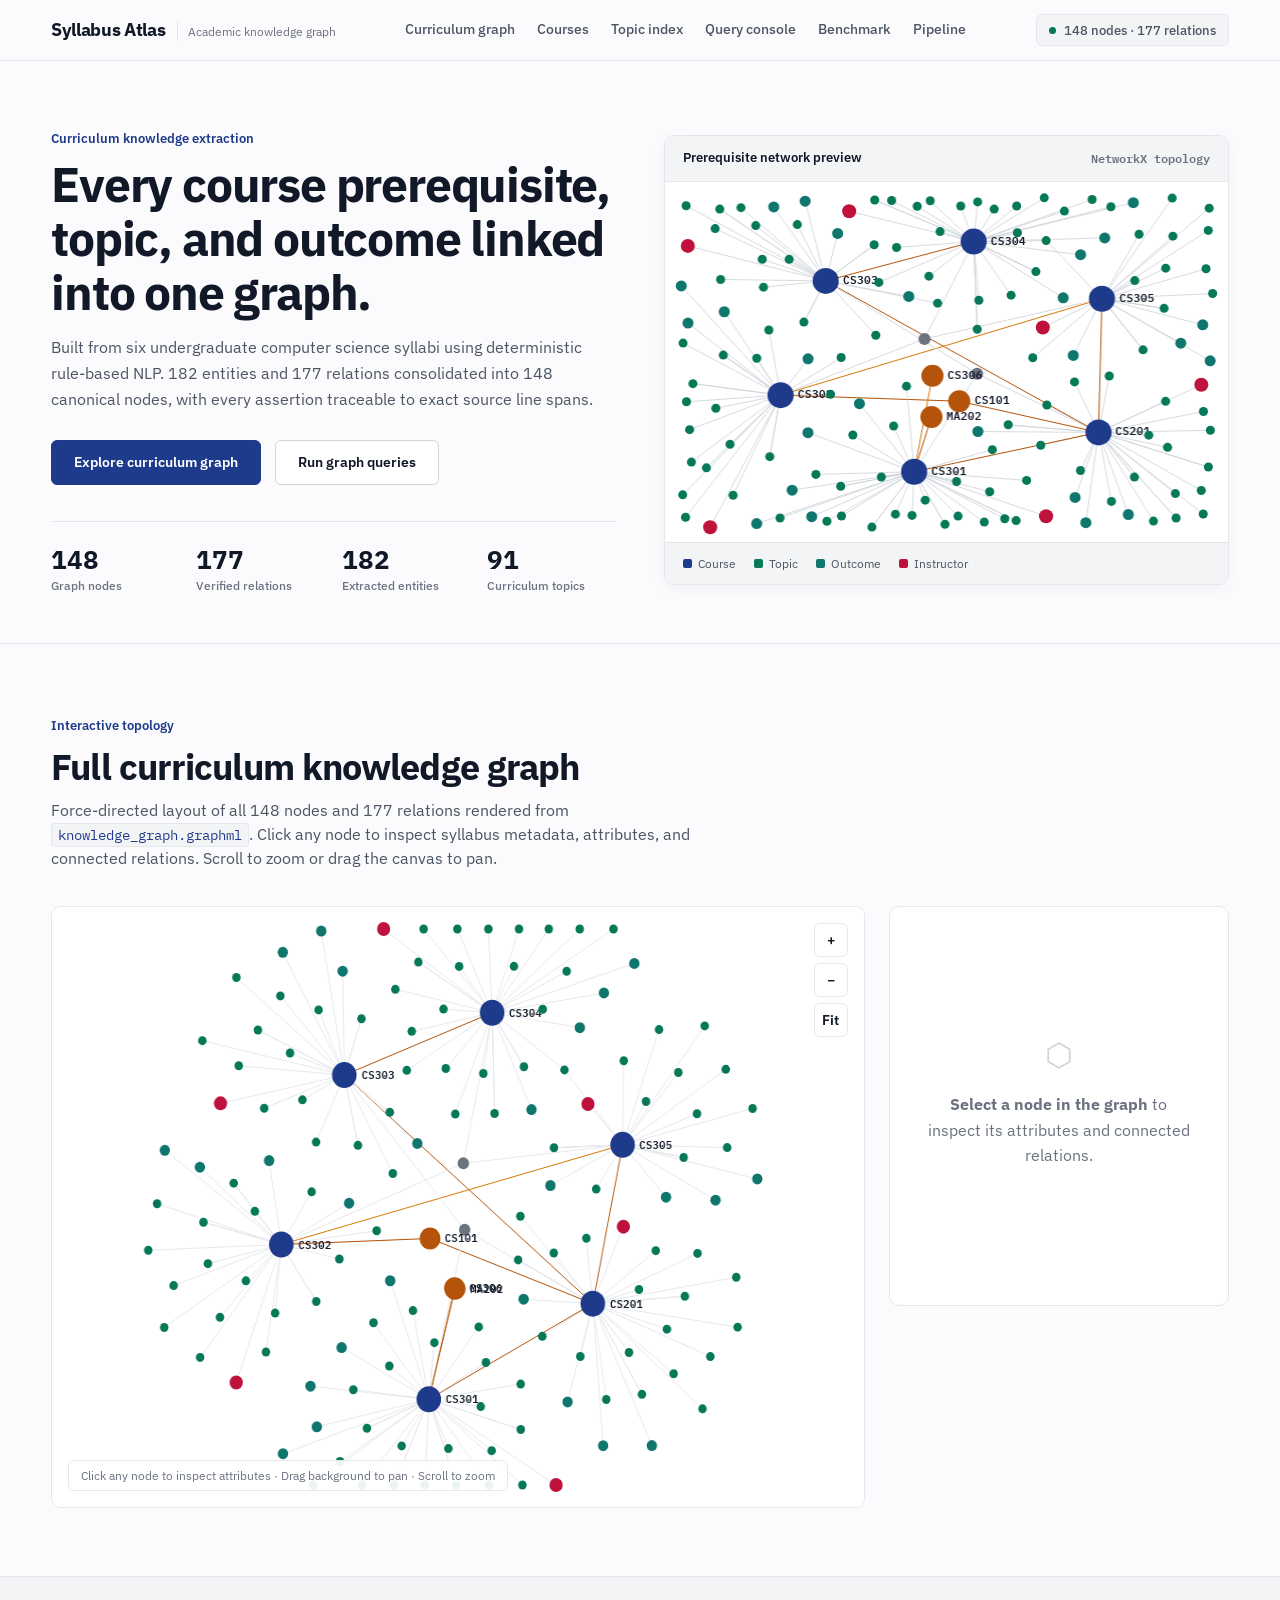
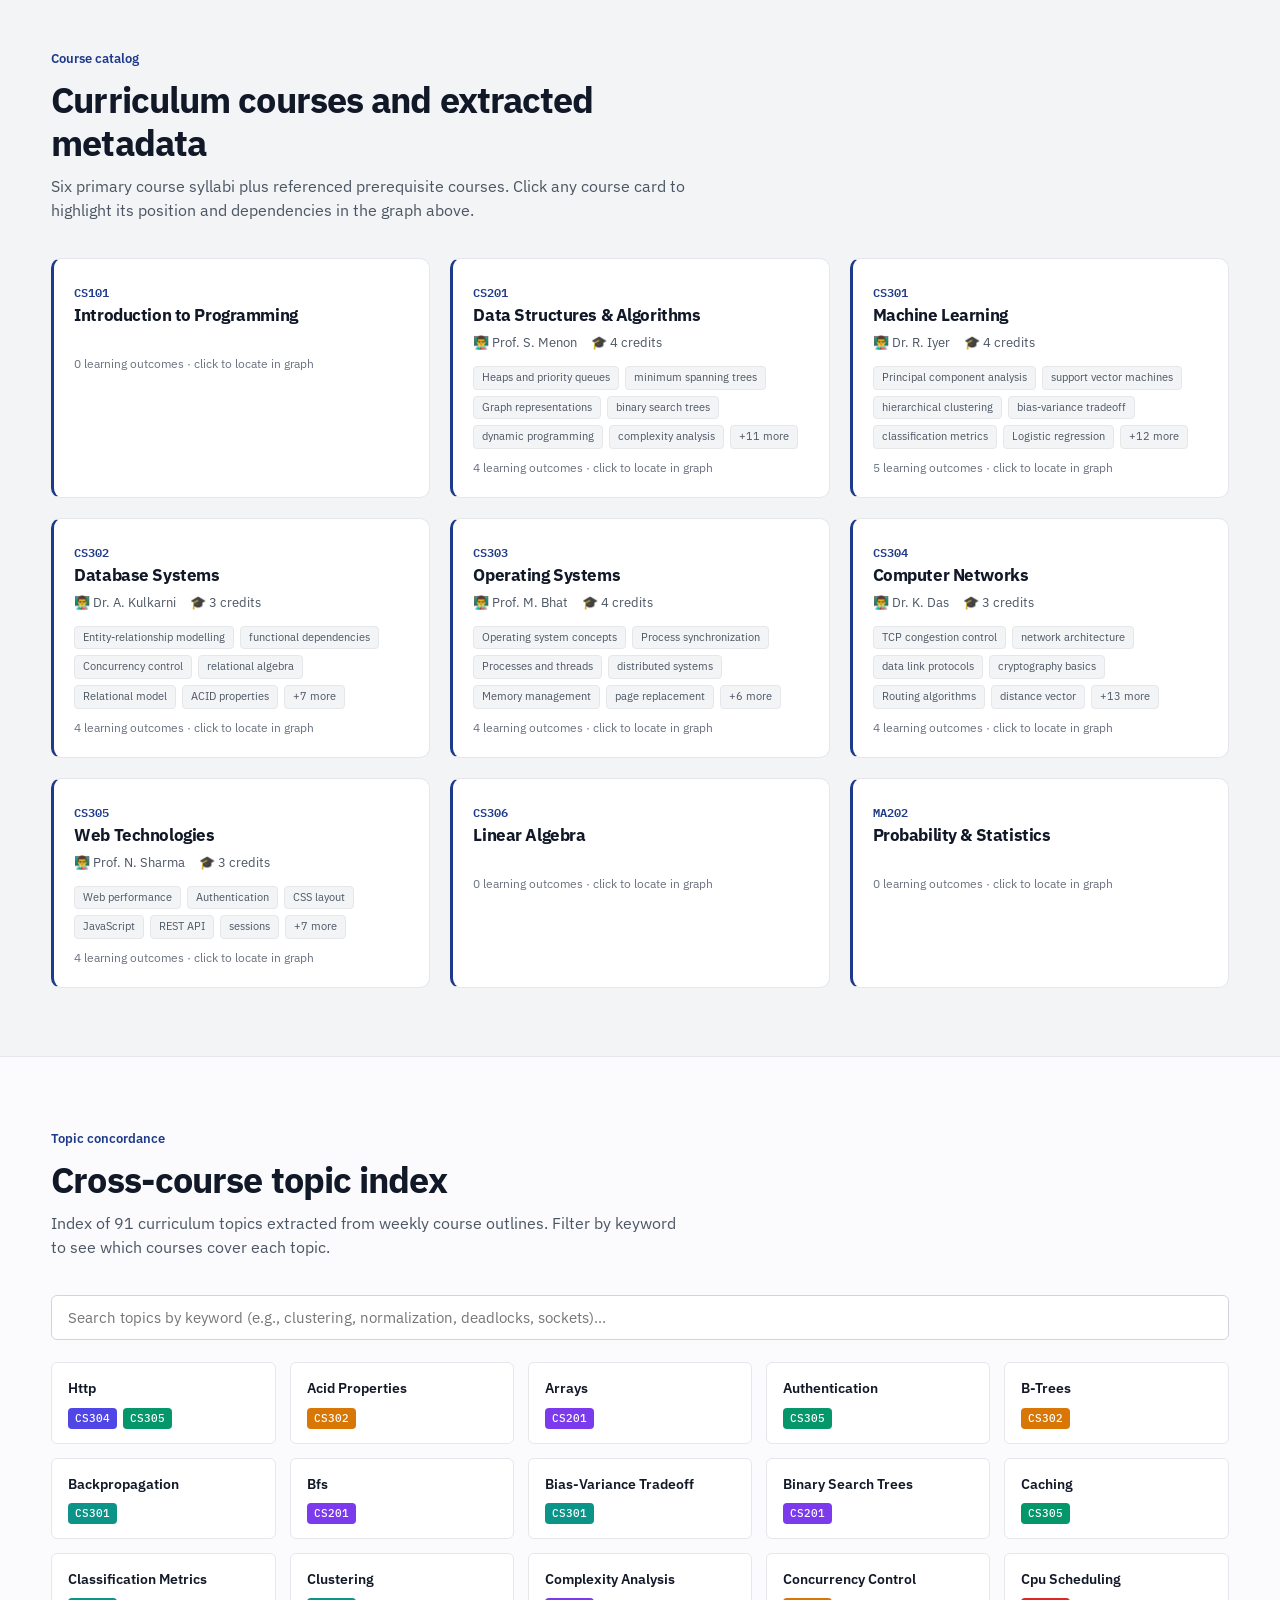
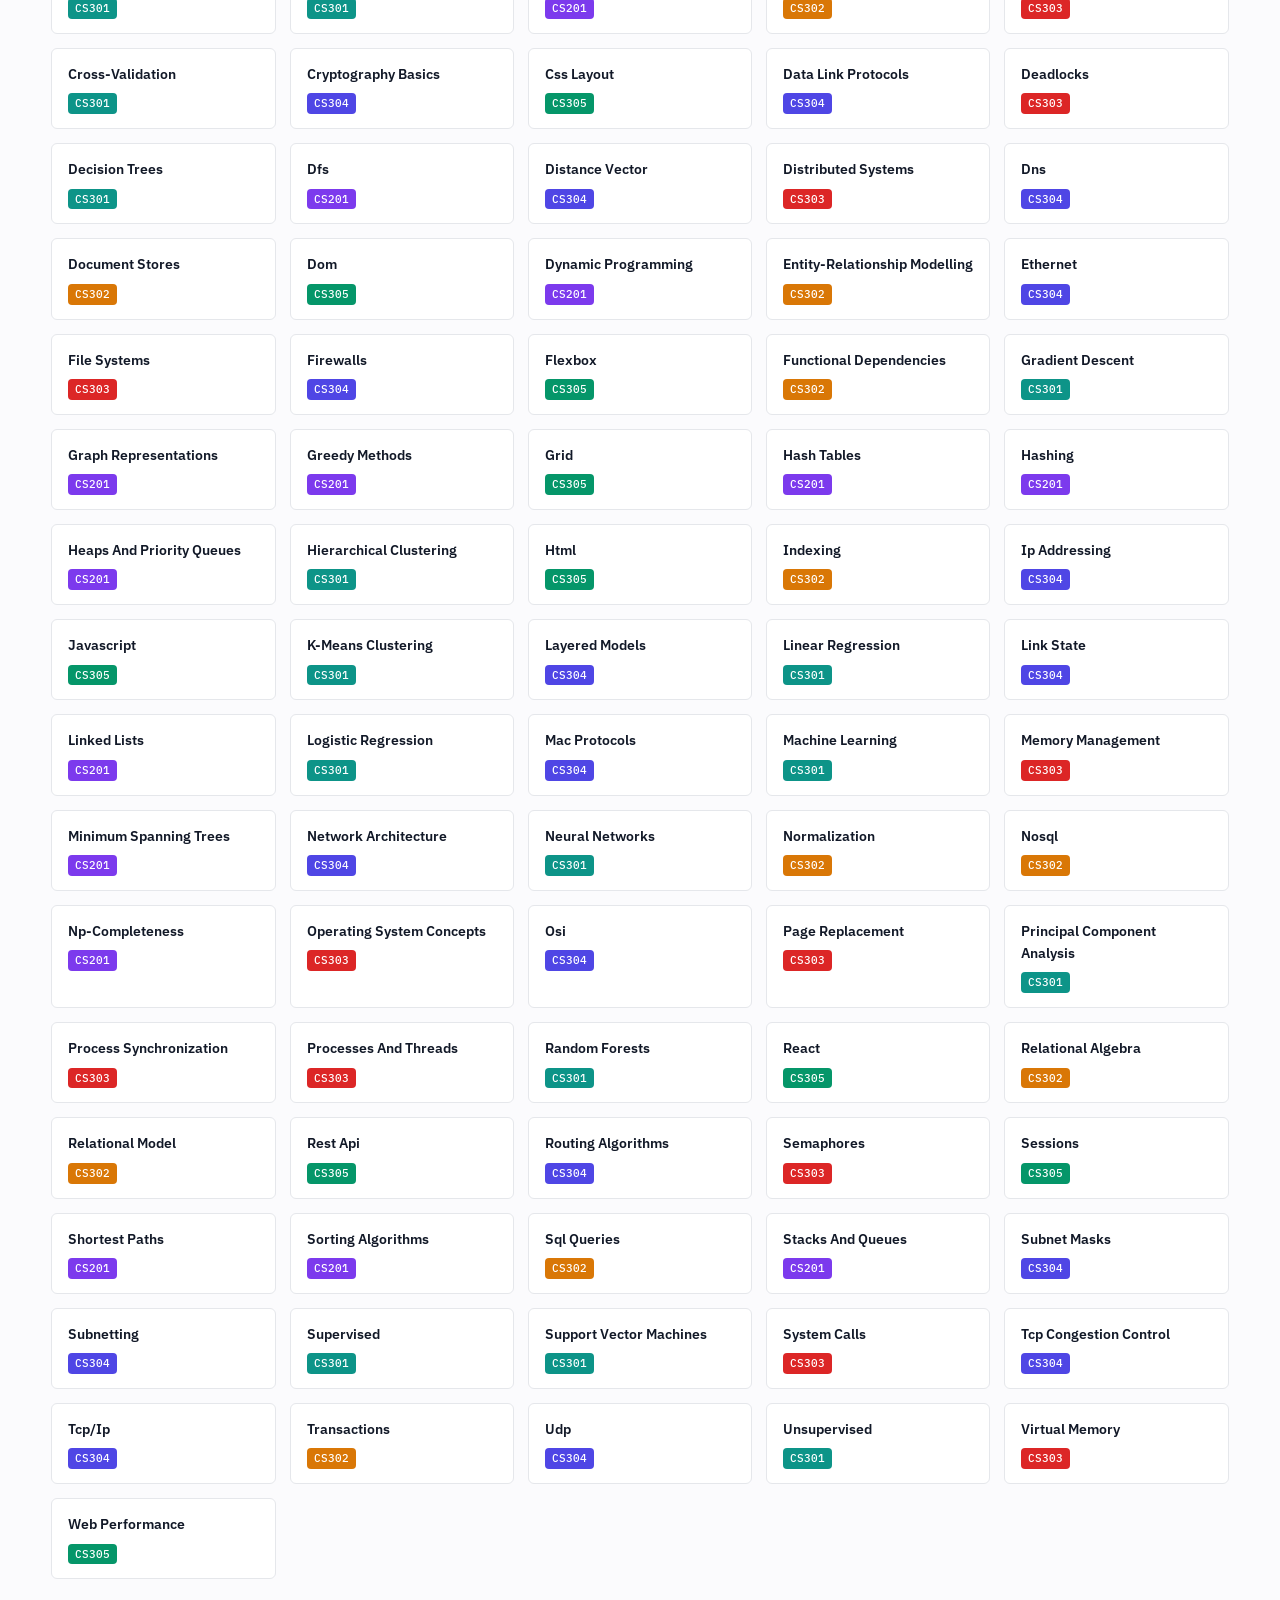
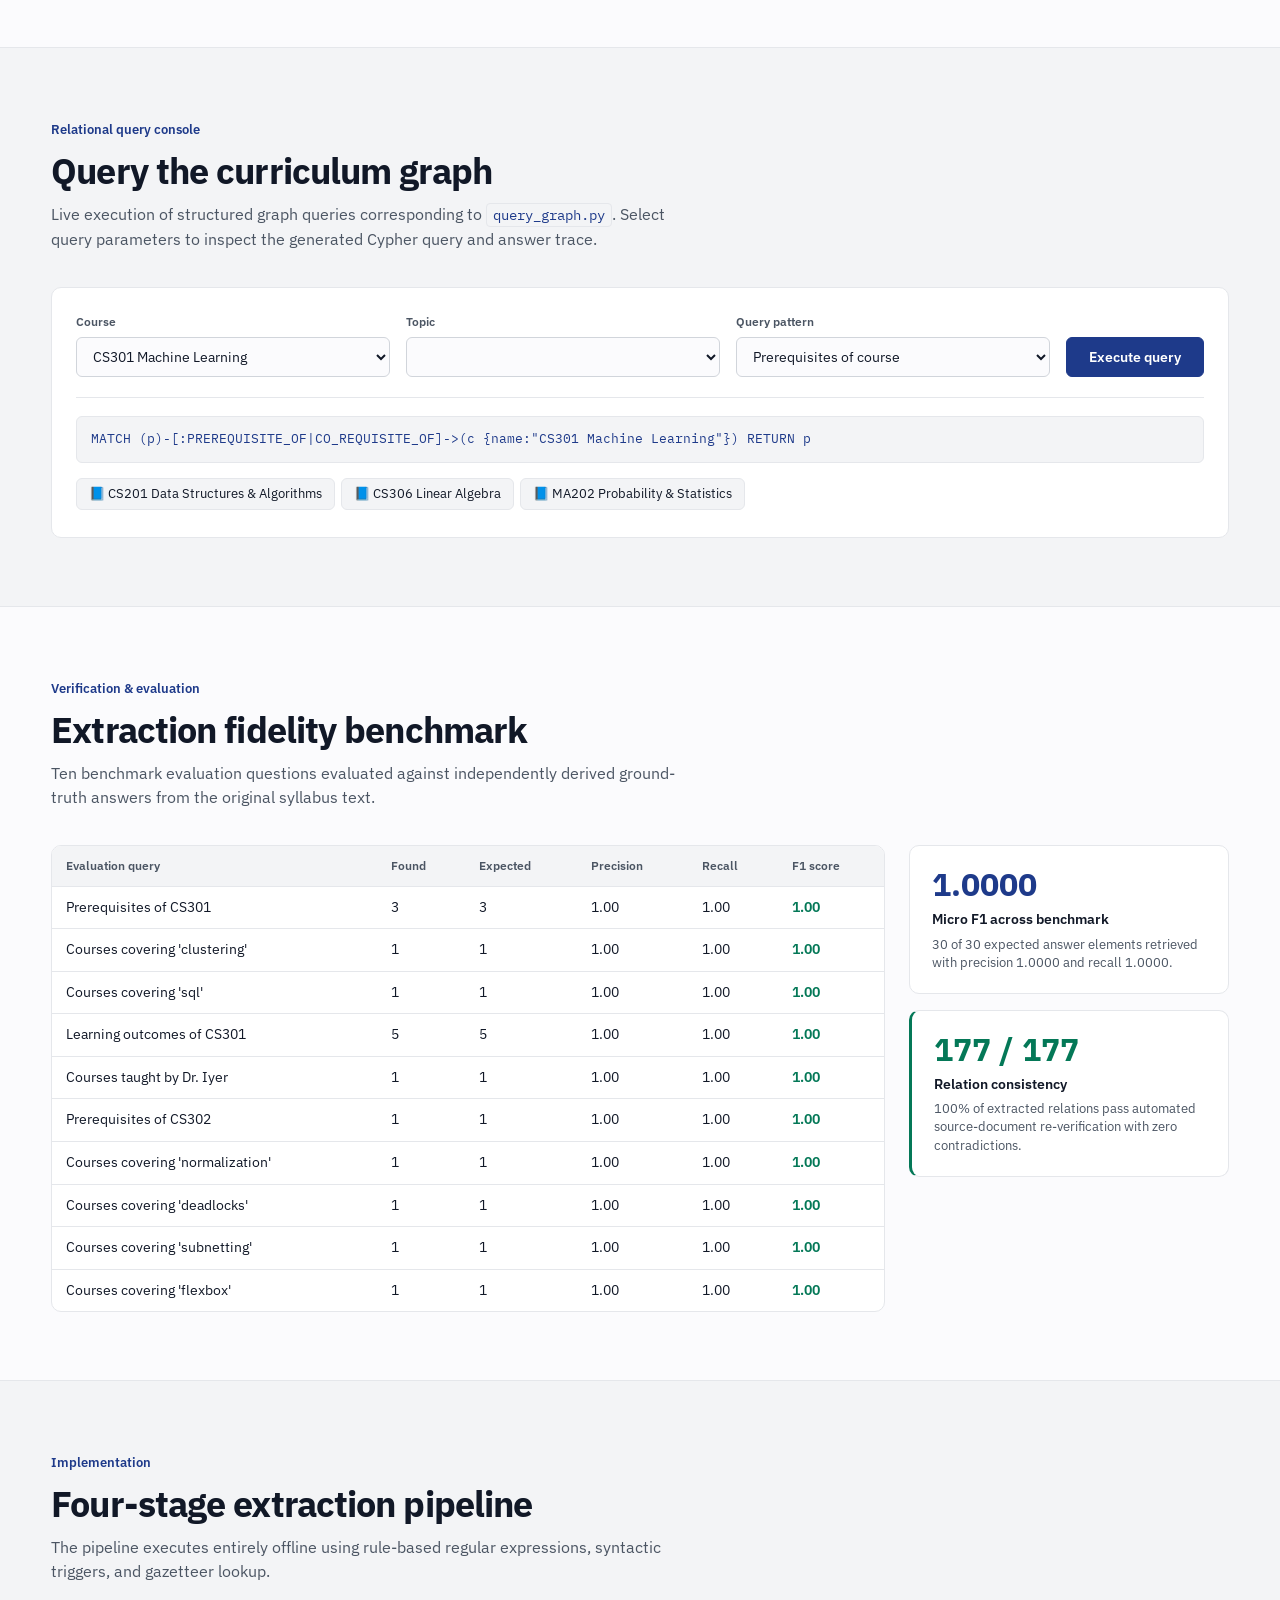
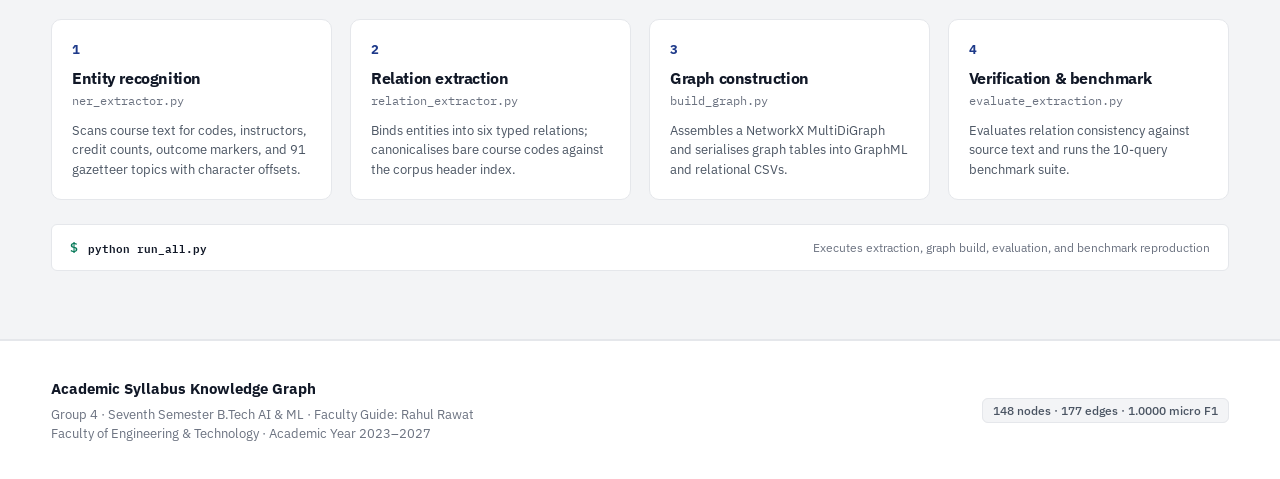
<file: frontend/index.html>
<!DOCTYPE html>
<html lang="en">
<head>
<meta charset="UTF-8">
<meta name="viewport" content="width=device-width, initial-scale=1.0">
<title>Syllabus Atlas · Academic Curriculum Knowledge Graph</title>
<meta name="description" content="Auditable knowledge graph across six academic course syllabi — deterministic NER and relation extraction, 148 nodes, 177 relations.">
<link rel="preconnect" href="https://fonts.googleapis.com">
<link rel="preconnect" href="https://fonts.gstatic.com" crossorigin>
<link href="https://fonts.googleapis.com/css2?family=IBM+Plex+Mono:wght@400;500;600&family=IBM+Plex+Sans:wght@400;500;600;700&display=swap" rel="stylesheet">
<link rel="stylesheet" href="style.css">
</head>
<body>

<!-- Header Navigation -->
<header class="site-header">
  <div class="wrap header-inner">
    <a class="brand" href="#top">
      <span class="brand-title">Syllabus Atlas</span>
      <span class="brand-sub">Academic knowledge graph</span>
    </a>
    <nav class="nav-links">
      <a href="#graph">Curriculum graph</a>
      <a href="#courses">Courses</a>
      <a href="#topics">Topic index</a>
      <a href="#queries">Query console</a>
      <a href="#benchmark">Benchmark</a>
      <a href="#pipeline">Pipeline</a>
    </nav>
    <div class="header-status">
      <span class="status-indicator"></span>
      <span>148 nodes · 177 relations</span>
    </div>
  </div>
</header>

<!-- Hero Section -->
<section class="hero-section" id="top">
  <div class="wrap hero-layout">
    <div class="hero-narrative">
      <div class="section-label">Curriculum knowledge extraction</div>
      <h1 class="hero-headline">Every course prerequisite, topic, and outcome linked into one graph.</h1>
      <p class="hero-body">
        Built from six undergraduate computer science syllabi using deterministic rule-based NLP.
        182 entities and 177 relations consolidated into 148 canonical nodes, with every assertion
        traceable to exact source line spans.
      </p>
      <div class="hero-actions">
        <a class="btn-primary" href="#graph">Explore curriculum graph</a>
        <a class="btn-secondary" href="#queries">Run graph queries</a>
      </div>
      <dl class="metric-list">
        <div class="metric-item">
          <dt class="metric-label">Graph nodes</dt>
          <dd class="metric-value" data-count="148">148</dd>
        </div>
        <div class="metric-item">
          <dt class="metric-label">Verified relations</dt>
          <dd class="metric-value" data-count="177">177</dd>
        </div>
        <div class="metric-item">
          <dt class="metric-label">Extracted entities</dt>
          <dd class="metric-value" data-count="182">182</dd>
        </div>
        <div class="metric-item">
          <dt class="metric-label">Curriculum topics</dt>
          <dd class="metric-value" data-count="91">91</dd>
        </div>
      </dl>
    </div>
    
    <div class="hero-cartogram">
      <div class="cartogram-card">
        <div class="cartogram-header">
          <span class="cartogram-title">Prerequisite network preview</span>
          <span class="cartogram-meta">NetworkX topology</span>
        </div>
        <div class="canvas-container">
          <canvas id="heroGraph" width="560" height="360"></canvas>
        </div>
        <div class="cartogram-legend">
          <span class="legend-entry"><span class="legend-swatch course"></span>Course</span>
          <span class="legend-entry"><span class="legend-swatch topic"></span>Topic</span>
          <span class="legend-entry"><span class="legend-swatch outcome"></span>Outcome</span>
          <span class="legend-entry"><span class="legend-swatch instructor"></span>Instructor</span>
        </div>
      </div>
    </div>
  </div>
</section>

<!-- Interactive Explorer -->
<section class="content-section" id="graph">
  <div class="wrap">
    <div class="section-heading">
      <div class="section-label">Interactive topology</div>
      <h2>Full curriculum knowledge graph</h2>
      <p class="section-description">
        Force-directed layout of all 148 nodes and 177 relations rendered from <code>knowledge_graph.graphml</code>.
        Click any node to inspect syllabus metadata, attributes, and connected relations. Scroll to zoom or drag the canvas to pan.
      </p>
    </div>
    <div class="explorer-grid">
      <div class="graph-frame">
        <canvas id="mainGraph" width="860" height="600"></canvas>
        <div class="graph-controls">
          <button class="control-btn" id="zoomIn" title="Zoom in">+</button>
          <button class="control-btn" id="zoomOut" title="Zoom out">−</button>
          <button class="control-btn" id="zoomFit" title="Reset view">Fit</button>
        </div>
        <div class="graph-status-bar">Click any node to inspect attributes · Drag background to pan · Scroll to zoom</div>
      </div>
      <aside class="inspector-panel" id="inspector">
        <div class="inspector-prompt">
          <div class="inspector-icon">⬡</div>
          <p><strong>Select a node in the graph</strong> to inspect its attributes and connected relations.</p>
        </div>
        <div class="inspector-content" hidden>
          <div class="node-badge" id="iType"></div>
          <h3 class="node-name" id="iName"></h3>
          <div class="node-stats" id="iStats"></div>
          <div class="relation-list" id="iRels"></div>
        </div>
      </aside>
    </div>
  </div>
</section>

<!-- Course Catalog -->
<section class="content-section alternate-bg" id="courses">
  <div class="wrap">
    <div class="section-heading">
      <div class="section-label">Course catalog</div>
      <h2>Curriculum courses and extracted metadata</h2>
      <p class="section-description">
        Six primary course syllabi plus referenced prerequisite courses. Click any course card to highlight its position and dependencies in the graph above.
      </p>
    </div>
    <div class="course-matrix" id="courseGrid"></div>
  </div>
</section>

<!-- Topic Index -->
<section class="content-section" id="topics">
  <div class="wrap">
    <div class="section-heading">
      <div class="section-label">Topic concordance</div>
      <h2>Cross-course topic index</h2>
      <p class="section-description">
        Index of 91 curriculum topics extracted from weekly course outlines. Filter by keyword to see which courses cover each topic.
      </p>
    </div>
    <input class="search-input" id="topicSearch" type="text"
           placeholder="Search topics by keyword (e.g., clustering, normalization, deadlocks, sockets)...">
    <div class="topic-matrix" id="topicGrid"></div>
  </div>
</section>

<!-- Query Console -->
<section class="content-section alternate-bg" id="queries">
  <div class="wrap">
    <div class="section-heading">
      <div class="section-label">Relational query console</div>
      <h2>Query the curriculum graph</h2>
      <p class="section-description">
        Live execution of structured graph queries corresponding to <code>query_graph.py</code>. Select query parameters to inspect the generated Cypher query and answer trace.
      </p>
    </div>
    <div class="console-box">
      <div class="console-controls">
        <div class="form-field">
          <label for="qCourse">Course</label>
          <select id="qCourse"></select>
        </div>
        <div class="form-field">
          <label for="qTopic">Topic</label>
          <select id="qTopic"></select>
        </div>
        <div class="form-field">
          <label for="qType">Query pattern</label>
          <select id="qType">
            <option value="prereq">Prerequisites of course</option>
            <option value="covers">Courses covering topic</option>
            <option value="outcomes">Learning outcomes</option>
            <option value="taught">Instructor lookup</option>
          </select>
        </div>
        <button class="btn-primary" id="qRun">Execute query</button>
      </div>
      <div class="console-results">
        <div class="query-code" id="qCode"></div>
        <div class="query-output" id="qAnswer"></div>
      </div>
    </div>
  </div>
</section>

<!-- Benchmark & Evaluation -->
<section class="content-section" id="benchmark">
  <div class="wrap">
    <div class="section-heading">
      <div class="section-label">Verification & evaluation</div>
      <h2>Extraction fidelity benchmark</h2>
      <p class="section-description">
        Ten benchmark evaluation questions evaluated against independently derived ground-truth answers from the original syllabus text.
      </p>
    </div>
    <div class="benchmark-grid">
      <div class="table-container">
        <table class="benchmark-table">
          <thead>
            <tr>
              <th>Evaluation query</th>
              <th>Found</th>
              <th>Expected</th>
              <th>Precision</th>
              <th>Recall</th>
              <th>F1 score</th>
            </tr>
          </thead>
          <tbody id="benchBody"></tbody>
        </table>
      </div>
      <div class="summary-cards">
        <div class="metric-card">
          <div class="metric-num" id="scoreF1">1.0000</div>
          <div class="metric-title">Micro F1 across benchmark</div>
          <div class="metric-subtitle">30 of 30 expected answer elements retrieved with precision 1.0000 and recall 1.0000.</div>
        </div>
        <div class="metric-card verified">
          <div class="metric-num">177 / 177</div>
          <div class="metric-title">Relation consistency</div>
          <div class="metric-subtitle">100% of extracted relations pass automated source-document re-verification with zero contradictions.</div>
        </div>
      </div>
    </div>
  </div>
</section>

<!-- Pipeline Section -->
<section class="content-section alternate-bg" id="pipeline">
  <div class="wrap">
    <div class="section-heading">
      <div class="section-label">Implementation</div>
      <h2>Four-stage extraction pipeline</h2>
      <p class="section-description">
        The pipeline executes entirely offline using rule-based regular expressions, syntactic triggers, and gazetteer lookup.
      </p>
    </div>
    <div class="stage-grid">
      <div class="stage-card">
        <div class="stage-number">1</div>
        <h3>Entity recognition</h3>
        <p class="stage-script">ner_extractor.py</p>
        <p class="stage-desc">Scans course text for codes, instructors, credit counts, outcome markers, and 91 gazetteer topics with character offsets.</p>
      </div>
      <div class="stage-card">
        <div class="stage-number">2</div>
        <h3>Relation extraction</h3>
        <p class="stage-script">relation_extractor.py</p>
        <p class="stage-desc">Binds entities into six typed relations; canonicalises bare course codes against the corpus header index.</p>
      </div>
      <div class="stage-card">
        <div class="stage-number">3</div>
        <h3>Graph construction</h3>
        <p class="stage-script">build_graph.py</p>
        <p class="stage-desc">Assembles a NetworkX MultiDiGraph and serialises graph tables into GraphML and relational CSVs.</p>
      </div>
      <div class="stage-card">
        <div class="stage-number">4</div>
        <h3>Verification & benchmark</h3>
        <p class="stage-script">evaluate_extraction.py</p>
        <p class="stage-desc">Evaluates relation consistency against source text and runs the 10-query benchmark suite.</p>
      </div>
    </div>
    <div class="terminal-strip">
      <span class="terminal-prompt">$</span>
      <code>python run_all.py</code>
      <span class="terminal-note">Executes extraction, graph build, evaluation, and benchmark reproduction</span>
    </div>
  </div>
</section>

<!-- Footer -->
<footer class="site-footer">
  <div class="wrap footer-content">
    <div class="footer-left">
      <div class="footer-title">Academic Syllabus Knowledge Graph</div>
      <p class="footer-meta">
        Group 4 · Seventh Semester B.Tech AI &amp; ML · Faculty Guide: Rahul Rawat<br>
        Faculty of Engineering &amp; Technology · Academic Year 2023–2027
      </p>
    </div>
    <div class="footer-right">
      <span class="footer-tag">148 nodes · 177 edges · 1.0000 micro F1</span>
    </div>
  </div>
</footer>

<script src="data/graph_data.js"></script>
<script src="app.js"></script>
</body>
</html>
</file>
<file: frontend/style.css>
/* ============================================================
   Syllabus Atlas — Academic Curriculum Knowledge Graph
   Design System: Academic Registry Ledger & Curriculum Cartography
   Parchment white canvas, carbon ink, university cobalt structure,
   hairline structural rules, and IBM Plex typography.
   ============================================================ */

:root {
  /* Core Base Palette */
  --canvas: #FBFBFD;
  --canvas-alt: #F3F4F6;
  --card: #FFFFFF;
  --line: #E5E7EB;
  --line-dark: #D1D5DB;

  --ink: #111827;            /* Carbon ink primary */
  --ink-muted: #4B5563;      /* Slate 600 secondary */
  --ink-subtle: #6B7280;     /* Slate 500 tertiary */

  --academy-blue: #1E3A8A;   /* University cobalt */
  --blue-light: #EEF2FF;     /* Subtle blue surface */
  --ochre: #B45309;          /* Prerequisite amber */
  --ochre-light: #FEF3C7;
  --forest: #047857;         /* Validation green */
  --forest-light: #ECFDF5;
  --teal: #0F766E;           /* Learning outcome teal */
  --rose: #BE123C;           /* Instructor crimson */
  --sky: #0284C7;            /* Topic sky */

  --font-sans: 'IBM Plex Sans', -apple-system, BlinkMacSystemFont, 'Segoe UI', Roboto, sans-serif;
  --font-mono: 'IBM Plex Mono', 'Consolas', monospace;

  --radius-sm: 6px;
  --radius-md: 10px;
  --radius-lg: 14px;
}

/* Base Reset & Document Setup */
*, *::before, *::after {
  margin: 0;
  padding: 0;
  box-sizing: border-box;
}

html {
  scroll-behavior: smooth;
}

body {
  font-family: var(--font-sans);
  background-color: var(--canvas);
  color: var(--ink);
  line-height: 1.6;
  -webkit-font-smoothing: antialiased;
}

.wrap {
  width: min(1180px, 92%);
  margin: 0 auto;
}

/* Typographic Defaults */
h1, h2, h3, h4 {
  font-family: var(--font-sans);
  font-weight: 700;
  color: var(--ink);
  letter-spacing: -0.025em;
  line-height: 1.2;
}

code {
  font-family: var(--font-mono);
  font-size: 0.88em;
  background-color: var(--canvas-alt);
  border: 1px solid var(--line);
  padding: 2px 6px;
  border-radius: 4px;
  color: var(--academy-blue);
}

.section-label {
  font-size: 13px;
  font-weight: 600;
  color: var(--academy-blue);
  margin-bottom: 8px;
  display: inline-block;
}

.section-heading {
  max-width: 680px;
  margin-bottom: 36px;
}

.section-heading h2 {
  font-size: clamp(26px, 3.2vw, 36px);
  margin-bottom: 10px;
}

.section-description {
  font-size: 15.5px;
  color: var(--ink-muted);
  line-height: 1.55;
  max-width: 64ch;
}

/* ================= Header ================= */
.site-header {
  position: sticky;
  top: 0;
  z-index: 100;
  background-color: rgba(251, 251, 253, 0.94);
  backdrop-filter: blur(12px);
  border-bottom: 1px solid var(--line);
}

.header-inner {
  display: flex;
  align-items: center;
  justify-content: space-between;
  gap: 24px;
  padding: 14px 0;
}

.brand {
  display: flex;
  align-items: baseline;
  gap: 12px;
  text-decoration: none;
}

.brand-title {
  font-size: 18px;
  font-weight: 700;
  color: var(--ink);
  letter-spacing: -0.02em;
}

.brand-sub {
  font-size: 12px;
  color: var(--ink-subtle);
  border-left: 1px solid var(--line);
  padding-left: 10px;
}

.nav-links {
  display: flex;
  gap: 22px;
}

.nav-links a {
  color: var(--ink-muted);
  text-decoration: none;
  font-size: 14px;
  font-weight: 500;
  padding: 4px 0;
  border-bottom: 2px solid transparent;
  transition: color 0.15s, border-color 0.15s;
}

.nav-links a:hover {
  color: var(--academy-blue);
  border-bottom-color: var(--academy-blue);
}

.header-status {
  display: flex;
  align-items: center;
  gap: 8px;
  font-size: 12.5px;
  font-weight: 500;
  color: var(--ink-muted);
  background-color: var(--canvas-alt);
  border: 1px solid var(--line);
  padding: 5px 12px;
  border-radius: var(--radius-sm);
  white-space: nowrap;
}

.status-indicator {
  width: 7px;
  height: 7px;
  border-radius: 50%;
  background-color: var(--forest);
}

/* ================= Hero ================= */
.hero-section {
  padding: 64px 0 48px;
  border-bottom: 1px solid var(--line);
}

.hero-layout {
  display: grid;
  grid-template-columns: 1fr 1fr;
  gap: 48px;
  align-items: center;
}

.hero-headline {
  font-size: clamp(34px, 4vw, 48px);
  line-height: 1.12;
  margin-bottom: 16px;
  max-width: 24ch;
}

.hero-body {
  font-size: 16px;
  color: var(--ink-muted);
  line-height: 1.6;
  margin-bottom: 28px;
  max-width: 60ch;
}

.hero-actions {
  display: flex;
  gap: 14px;
  flex-wrap: wrap;
  margin-bottom: 36px;
}

.btn-primary, .btn-secondary {
  display: inline-flex;
  align-items: center;
  justify-content: center;
  padding: 10px 22px;
  border-radius: var(--radius-sm);
  font-family: inherit;
  font-size: 14px;
  font-weight: 600;
  text-decoration: none;
  cursor: pointer;
  transition: background-color 0.15s, border-color 0.15s;
}

.btn-primary {
  background-color: var(--academy-blue);
  color: #FFFFFF;
  border: 1px solid var(--academy-blue);
}

.btn-primary:hover {
  background-color: #172554;
  border-color: #172554;
}

.btn-secondary {
  background-color: var(--card);
  color: var(--ink);
  border: 1px solid var(--line-dark);
}

.btn-secondary:hover {
  border-color: var(--ink);
}

.metric-list {
  display: grid;
  grid-template-columns: repeat(4, 1fr);
  gap: 16px;
  border-top: 1px solid var(--line);
  padding-top: 24px;
}

.metric-item {
  display: flex;
  flex-direction: column-reverse;
  gap: 4px;
}

.metric-label {
  font-size: 12px;
  color: var(--ink-subtle);
  font-weight: 500;
}

.metric-value {
  font-size: 26px;
  font-weight: 700;
  color: var(--ink);
  font-variant-numeric: tabular-nums;
  line-height: 1;
}

/* Cartogram Hero Card */
.cartogram-card {
  background-color: var(--card);
  border: 1px solid var(--line);
  border-radius: var(--radius-md);
  overflow: hidden;
  box-shadow: 0 4px 16px rgba(17, 24, 39, 0.04);
}

.cartogram-header {
  display: flex;
  justify-content: space-between;
  align-items: center;
  padding: 12px 18px;
  background-color: var(--canvas-alt);
  border-bottom: 1px solid var(--line);
  font-size: 13px;
  font-weight: 600;
}

.cartogram-meta {
  font-family: var(--font-mono);
  font-size: 11.5px;
  color: var(--ink-subtle);
}

.canvas-container {
  background-color: #FFFFFF;
}

#heroGraph {
  width: 100%;
  height: 360px;
  display: block;
  background-color: #FFFFFF;
}

.cartogram-legend {
  display: flex;
  gap: 18px;
  padding: 11px 18px;
  background-color: var(--canvas-alt);
  border-top: 1px solid var(--line);
  font-size: 12px;
  color: var(--ink-muted);
}

.legend-entry {
  display: flex;
  align-items: center;
  gap: 6px;
}

.legend-swatch {
  width: 9px;
  height: 9px;
  border-radius: 2px;
}

.legend-swatch.course { background-color: var(--academy-blue); }
.legend-swatch.topic { background-color: var(--forest); }
.legend-swatch.outcome { background-color: var(--teal); }
.legend-swatch.instructor { background-color: var(--rose); }

/* ================= Content Sections ================= */
.content-section {
  padding: 68px 0;
}

.content-section.alternate-bg {
  background-color: var(--canvas-alt);
  border-top: 1px solid var(--line);
  border-bottom: 1px solid var(--line);
}

/* ================= Explorer ================= */
.explorer-grid {
  display: grid;
  grid-template-columns: 1fr 340px;
  gap: 24px;
  align-items: start;
}

.graph-frame {
  position: relative;
  background-color: var(--card);
  border: 1px solid var(--line);
  border-radius: var(--radius-md);
  overflow: hidden;
}

#mainGraph {
  width: 100%;
  height: 600px;
  display: block;
  background-color: #FFFFFF;
  cursor: grab;
}

.graph-controls {
  position: absolute;
  top: 16px;
  right: 16px;
  display: flex;
  flex-direction: column;
  gap: 6px;
}

.control-btn {
  width: 34px;
  height: 34px;
  border: 1px solid var(--line);
  border-radius: var(--radius-sm);
  background-color: var(--card);
  color: var(--ink);
  font-family: inherit;
  font-size: 14px;
  font-weight: 600;
  cursor: pointer;
  transition: border-color 0.15s, background-color 0.15s;
}

.control-btn:hover {
  border-color: var(--academy-blue);
  color: var(--academy-blue);
}

.graph-status-bar {
  position: absolute;
  bottom: 16px;
  left: 16px;
  font-size: 12px;
  color: var(--ink-subtle);
  background-color: rgba(255, 255, 255, 0.92);
  border: 1px solid var(--line);
  padding: 5px 12px;
  border-radius: var(--radius-sm);
}

.inspector-panel {
  position: sticky;
  top: 80px;
  background-color: var(--card);
  border: 1px solid var(--line);
  border-radius: var(--radius-md);
  padding: 22px;
  min-height: 400px;
}

.inspector-prompt {
  text-align: center;
  padding: 100px 12px 0;
  color: var(--ink-subtle);
}

.inspector-content[hidden] {
  display: none !important;
}

.inspector-content {
  display: block;
  animation: inspectorFade 0.2s ease;
}

@keyframes inspectorFade {
  from { opacity: 0; transform: translateY(3px); }
  to { opacity: 1; transform: translateY(0); }
}

.inspector-icon {
  font-size: 32px;
  margin-bottom: 12px;
  color: var(--line-dark);
}

.node-badge {
  display: inline-block;
  font-size: 11px;
  font-weight: 600;
  padding: 3px 8px;
  border-radius: var(--radius-sm);
  margin-bottom: 8px;
}

.node-badge.COURSE { background-color: var(--blue-light); color: var(--academy-blue); }
.node-badge.TOPIC { background-color: var(--forest-light); color: var(--forest); }
.node-badge.OUTCOME { background-color: #F0FDFA; color: var(--teal); }
.node-badge.INSTRUCTOR { background-color: #FFF1F2; color: var(--rose); }
.node-badge.PREREQUISITE { background-color: var(--ochre-light); color: var(--ochre); }
.node-badge.CREDITS { background-color: var(--canvas-alt); color: var(--ink-muted); }

.node-name {
  font-size: 18px;
  margin-bottom: 10px;
}

.node-stats {
  display: flex;
  gap: 12px;
  font-size: 13px;
  color: var(--ink-subtle);
  margin-bottom: 16px;
  border-bottom: 1px solid var(--line);
  padding-bottom: 12px;
}

.node-stats b {
  color: var(--ink);
}

.relation-list {
  display: flex;
  flex-direction: column;
  gap: 8px;
  max-height: 320px;
  overflow-y: auto;
}

.rel-row {
  display: flex;
  align-items: baseline;
  gap: 8px;
  font-size: 12.5px;
  padding: 8px 10px;
  border: 1px solid var(--line);
  border-radius: var(--radius-sm);
  background-color: var(--canvas);
}

.rel-tag {
  font-family: var(--font-mono);
  font-size: 10.5px;
  font-weight: 500;
  padding: 2px 6px;
  border-radius: 4px;
  background-color: var(--canvas-alt);
  color: var(--academy-blue);
  white-space: nowrap;
}

.rel-dir {
  color: var(--ink-subtle);
  font-weight: 600;
}

.rel-other {
  overflow: hidden;
  text-overflow: ellipsis;
  white-space: nowrap;
}

/* ================= Courses ================= */
.course-matrix {
  display: grid;
  grid-template-columns: repeat(auto-fill, minmax(280px, 1fr));
  gap: 20px;
}

.course-card {
  background-color: var(--card);
  border: 1px solid var(--line);
  border-radius: var(--radius-md);
  padding: 20px;
  cursor: pointer;
  transition: border-color 0.15s, box-shadow 0.15s;
  border-left: 3px solid var(--academy-blue);
}

.course-card:hover {
  border-color: var(--academy-blue);
  box-shadow: 0 4px 12px rgba(17, 24, 39, 0.05);
}

.course-card .cc-code {
  font-family: var(--font-mono);
  font-size: 11.5px;
  font-weight: 600;
  color: var(--academy-blue);
  margin-bottom: 4px;
}

.course-card h3 {
  font-size: 17px;
  margin-bottom: 8px;
}

.course-card .cc-meta {
  font-size: 13px;
  color: var(--ink-muted);
  display: flex;
  gap: 14px;
  margin-bottom: 12px;
}

.course-card .cc-topics {
  display: flex;
  flex-wrap: wrap;
  gap: 6px;
}

.cc-topic-chip {
  font-size: 11px;
  background-color: var(--canvas-alt);
  color: var(--ink-muted);
  border: 1px solid var(--line);
  padding: 2px 8px;
  border-radius: 4px;
}

.course-card .cc-more {
  font-size: 11.5px;
  color: var(--ink-subtle);
  margin-top: 10px;
}

/* ================= Topics ================= */
.search-input {
  width: 100%;
  padding: 12px 16px;
  border-radius: var(--radius-sm);
  border: 1px solid var(--line-dark);
  font-size: 14.5px;
  font-family: inherit;
  color: var(--ink);
  background-color: var(--card);
  margin-bottom: 22px;
  outline: none;
}

.search-input:focus {
  border-color: var(--academy-blue);
  box-shadow: 0 0 0 3px rgba(30, 58, 138, 0.1);
}

.topic-matrix {
  display: grid;
  grid-template-columns: repeat(auto-fill, minmax(220px, 1fr));
  gap: 14px;
}

.topic-card {
  background-color: var(--card);
  border: 1px solid var(--line);
  border-radius: var(--radius-sm);
  padding: 14px 16px;
}

.topic-card .t-name {
  font-weight: 600;
  font-size: 14px;
  color: var(--ink);
  text-transform: capitalize;
}

.topic-card .t-courses {
  display: flex;
  flex-wrap: wrap;
  gap: 6px;
  margin-top: 8px;
}

.topic-card .t-course {
  font-family: var(--font-mono);
  font-size: 10.5px;
  font-weight: 500;
  padding: 2px 7px;
  border-radius: 4px;
  background-color: var(--academy-blue);
  color: #FFFFFF;
}

/* ================= Query Console ================= */
.console-box {
  background-color: var(--card);
  border: 1px solid var(--line);
  border-radius: var(--radius-md);
  padding: 24px;
}

.console-controls {
  display: grid;
  grid-template-columns: repeat(3, 1fr) auto;
  gap: 16px;
  align-items: end;
}

.form-field {
  display: flex;
  flex-direction: column;
  gap: 6px;
}

.form-field label {
  font-size: 12px;
  font-weight: 600;
  color: var(--ink-muted);
}

.form-field select {
  padding: 9px 12px;
  border-radius: var(--radius-sm);
  border: 1px solid var(--line-dark);
  background-color: var(--canvas);
  color: var(--ink);
  font-family: inherit;
  font-size: 14px;
  outline: none;
}

.form-field select:focus {
  border-color: var(--academy-blue);
}

.console-box .btn-primary {
  height: 40px;
}

.console-results {
  margin-top: 20px;
  border-top: 1px solid var(--line);
  padding-top: 18px;
}

.query-code {
  font-family: var(--font-mono);
  font-size: 13px;
  color: var(--academy-blue);
  background-color: var(--canvas-alt);
  border: 1px solid var(--line);
  border-radius: var(--radius-sm);
  padding: 12px 14px;
  margin-bottom: 12px;
  white-space: pre-wrap;
}

.query-output {
  font-size: 14px;
  color: var(--ink);
}

.query-output .ans-item {
  display: inline-flex;
  align-items: center;
  gap: 6px;
  background-color: var(--canvas-alt);
  border: 1px solid var(--line);
  border-radius: var(--radius-sm);
  padding: 5px 12px;
  margin: 3px 6px 3px 0;
  font-size: 13px;
}

.query-output .ans-empty {
  color: var(--ink-subtle);
  font-style: italic;
}

/* ================= Benchmark ================= */
.benchmark-grid {
  display: grid;
  grid-template-columns: 1fr 320px;
  gap: 24px;
  align-items: start;
}

.table-container {
  background-color: var(--card);
  border: 1px solid var(--line);
  border-radius: var(--radius-md);
  overflow-x: auto;
}

.benchmark-table {
  width: 100%;
  border-collapse: collapse;
  font-size: 13.5px;
}

.benchmark-table th {
  text-align: left;
  font-size: 12px;
  font-weight: 600;
  color: var(--ink-muted);
  background-color: var(--canvas-alt);
  padding: 10px 14px;
  border-bottom: 1px solid var(--line);
}

.benchmark-table td {
  padding: 10px 14px;
  border-bottom: 1px solid var(--line);
  font-variant-numeric: tabular-nums;
}

.benchmark-table tr:last-child td {
  border-bottom: none;
}

.benchmark-table .f1-1 {
  color: var(--forest);
  font-weight: 600;
}

.benchmark-table .f1-0 {
  color: var(--rose);
  font-weight: 600;
}

.summary-cards {
  display: flex;
  flex-direction: column;
  gap: 16px;
}

.metric-card {
  background-color: var(--card);
  border: 1px solid var(--line);
  border-radius: var(--radius-md);
  padding: 22px;
}

.metric-card.verified {
  border-left: 3px solid var(--forest);
}

.metric-card .metric-num {
  font-size: 32px;
  font-weight: 700;
  color: var(--academy-blue);
  line-height: 1;
  margin-bottom: 8px;
}

.metric-card.verified .metric-num {
  color: var(--forest);
}

.metric-card .metric-title {
  font-size: 14px;
  font-weight: 600;
  color: var(--ink);
  margin-bottom: 4px;
}

.metric-card .metric-subtitle {
  font-size: 12.5px;
  color: var(--ink-muted);
  line-height: 1.45;
}

/* ================= Pipeline ================= */
.stage-grid {
  display: grid;
  grid-template-columns: repeat(4, 1fr);
  gap: 18px;
  margin-bottom: 24px;
}

.stage-card {
  background-color: var(--card);
  border: 1px solid var(--line);
  border-radius: var(--radius-md);
  padding: 20px;
}

.stage-number {
  font-size: 13px;
  font-weight: 700;
  color: var(--academy-blue);
  margin-bottom: 8px;
}

.stage-card h3 {
  font-size: 16px;
  margin-bottom: 4px;
}

.stage-script {
  font-family: var(--font-mono);
  font-size: 11.5px;
  color: var(--ink-subtle);
  margin-bottom: 10px;
}

.stage-desc {
  font-size: 13px;
  color: var(--ink-muted);
  line-height: 1.5;
}

.terminal-strip {
  display: flex;
  align-items: center;
  gap: 10px;
  background-color: var(--card);
  border: 1px solid var(--line);
  border-radius: var(--radius-sm);
  padding: 12px 18px;
  font-size: 13px;
}

.terminal-prompt {
  font-family: var(--font-mono);
  color: var(--forest);
  font-weight: 600;
}

.terminal-strip code {
  background: none;
  border: none;
  padding: 0;
  color: var(--ink);
  font-weight: 600;
}

.terminal-note {
  color: var(--ink-subtle);
  margin-left: auto;
  font-size: 12px;
}

/* ================= Footer ================= */
.site-footer {
  border-top: 1px solid var(--line);
  padding: 36px 0;
  background-color: var(--card);
}

.footer-content {
  display: flex;
  justify-content: space-between;
  align-items: center;
  gap: 24px;
  flex-wrap: wrap;
}

.footer-title {
  font-size: 15px;
  font-weight: 700;
  color: var(--ink);
  margin-bottom: 4px;
}

.footer-meta {
  font-size: 12.5px;
  color: var(--ink-subtle);
  line-height: 1.5;
}

.footer-tag {
  font-size: 12px;
  font-weight: 500;
  color: var(--ink-muted);
  background-color: var(--canvas-alt);
  border: 1px solid var(--line);
  padding: 4px 10px;
  border-radius: var(--radius-sm);
}

/* ================= Focus & Accessibility ================= */
a:focus-visible, button:focus-visible, select:focus-visible, input:focus-visible {
  outline: 2px solid var(--academy-blue);
  outline-offset: 2px;
}

@media (prefers-reduced-motion: reduce) {
  *, *::before, *::after {
    animation-duration: 0.01ms !important;
    animation-iteration-count: 1 !important;
    transition-duration: 0.01ms !important;
    scroll-behavior: auto !important;
  }
}

/* ================= Responsive ================= */
@media (max-width: 960px) {
  .hero-layout, .explorer-grid, .benchmark-grid {
    grid-template-columns: 1fr;
  }
  .stage-grid, .console-controls {
    grid-template-columns: 1fr 1fr;
  }
  .nav-links {
    display: none;
  }
  .inspector-panel {
    position: static;
    min-height: 0;
  }
  .metric-list {
    grid-template-columns: 1fr 1fr;
  }
}

@media (max-width: 540px) {
  .stage-grid {
    grid-template-columns: 1fr;
  }
  .console-controls {
    grid-template-columns: 1fr;
  }
  .hero-section {
    padding: 40px 0 28px;
  }
  .metric-list {
    grid-template-columns: 1fr;
  }
}
</file>
